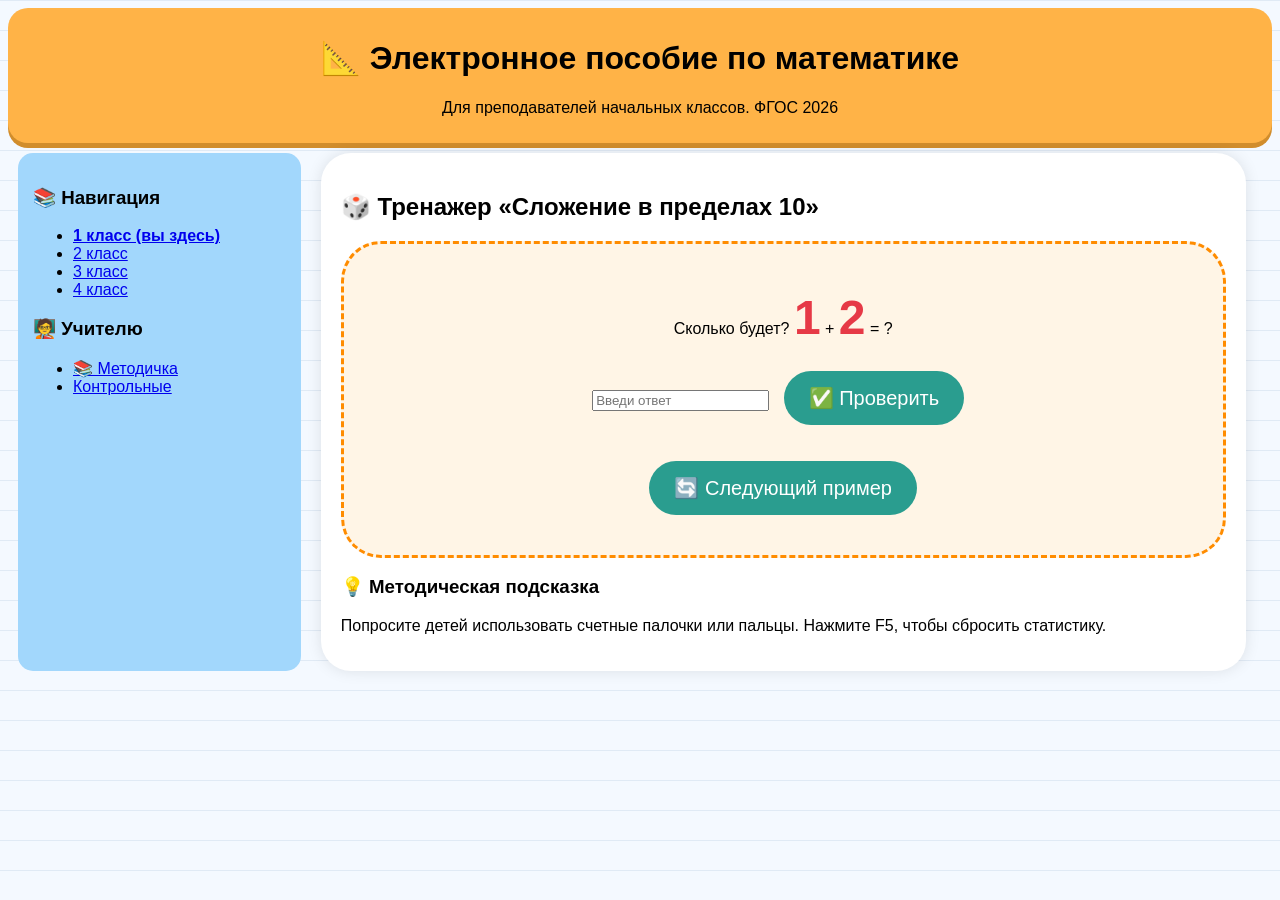
<file: index.html>
<!DOCTYPE html>
<html lang="ru">
<head>
    <meta charset="UTF-8">
    <title>Математика 1-4: Пособие для учителя</title>
    <link rel="stylesheet" href="style.css">
</head>
<body>
    <!-- ШАПКА САЙТА -->
    <header>
        <h1>📐 Электронное пособие по математике</h1>
        <p>Для преподавателей начальных классов. ФГОС 2026</p>
    </header>

    <!-- БОКОВОЕ МЕНЮ (Как оглавление учебника) -->
   <nav>
    <h3>📚 Навигация</h3>
    <ul>
        <li><a href="index.html" style="font-weight: bold;">1 класс (вы здесь)</a></li>
        <li><a href="class2.html">2 класс</a></li>
        <li><a href="class3.html">3 класс</a></li>
        <li><a href="class4.html">4 класс</a></li>
    </ul>
    <h3>🧑‍🏫 Учителю</h3>
    <ul>
        <li><a href="method.html">📚 Методичка</a></li>
        <li><a href="#">Контрольные</a></li>
    </ul>
</nav>

    <!-- ОСНОВНОЙ КОНТЕНТ -->
    <main>
        <h2>🎲 Тренажер «Сложение в пределах 10»</h2>
        <div class="game-box">
            <p>Сколько будет? <span id="num1">3</span> + <span id="num2">2</span> = ?</p>
            <input type="number" id="userAnswer" placeholder="Введи ответ">
            <button id="checkBtn">✅ Проверить</button>
            <p id="resultMessage"></p>
            <button id="nextBtn">🔄 Следующий пример</button>
        </div>

        <!-- Блок с теорией для учителя -->
        <div class="teacher-note">
            <h3>💡 Методическая подсказка</h3>
            <p>Попросите детей использовать счетные палочки или пальцы. Нажмите F5, чтобы сбросить статистику.</p>
        </div>
    </main>

    <script src="script.js"></script>
</body>
</html>
</file>
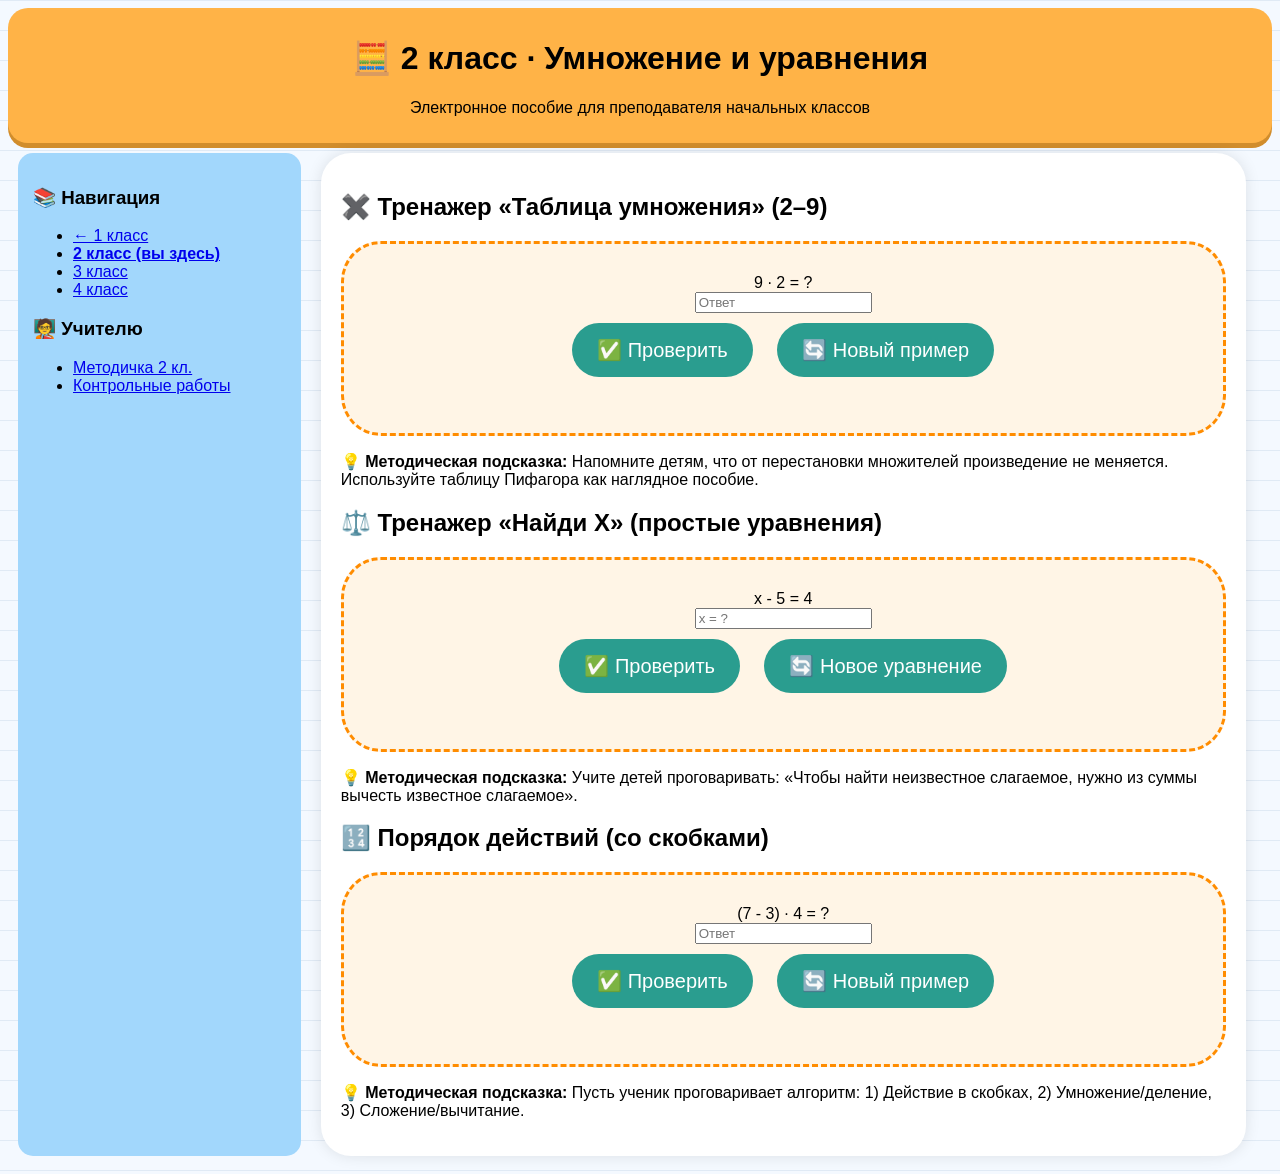
<file: class2.html>
<!DOCTYPE html>
<html lang="ru">
<head>
    <meta charset="UTF-8">
    <title>2 класс · Математика</title>
    <link rel="stylesheet" href="style.css">
</head>
<body>
    <header>
        <h1>🧮 2 класс · Умножение и уравнения</h1>
        <p>Электронное пособие для преподавателя начальных классов</p>
    </header>

    <nav>
        <h3>📚 Навигация</h3>
        <ul>
            <li><a href="index.html">← 1 класс</a></li>
            <li><a href="class2.html" style="font-weight: bold;">2 класс (вы здесь)</a></li>
            <li><a href="class3.html">3 класс</a></li>
            <li><a href="class4.html">4 класс</a></li>
        </ul>
        <h3>🧑‍🏫 Учителю</h3>
        <ul>
            <li><a href="#">Методичка 2 кл.</a></li>
            <li><a href="#">Контрольные работы</a></li>
        </ul>
    </nav>

    <main>
        <!-- ====== ТРЕНАЖЕР 1: ТАБЛИЦА УМНОЖЕНИЯ ====== -->
        <section class="trainer-block">
            <h2>✖️ Тренажер «Таблица умножения» (2–9)</h2>
            <div class="game-box">
                <div class="example-large">
                    <span id="mult1">5</span> · <span id="mult2">3</span> = ?
                </div>
                <input type="number" id="multAnswer" placeholder="Ответ" class="answer-input">
                <div class="button-group">
                    <button id="checkMultBtn">✅ Проверить</button>
                    <button id="nextMultBtn">🔄 Новый пример</button>
                </div>
                <p id="multMessage" class="message"></p>
            </div>
            <div class="teacher-hint">
                <p>💡 <strong>Методическая подсказка:</strong> Напомните детям, что от перестановки множителей произведение не меняется. Используйте таблицу Пифагора как наглядное пособие.</p>
            </div>
        </section>

        <!-- ====== ТРЕНАЖЕР 2: УРАВНЕНИЯ НА СЛОЖЕНИЕ/ВЫЧИТАНИЕ ====== -->
        <section class="trainer-block">
            <h2>⚖️ Тренажер «Найди X» (простые уравнения)</h2>
            <div class="game-box">
                <div class="example-large">
                    <span id="eqText">x + 5 = 12</span>
                </div>
                <input type="number" id="eqAnswer" placeholder="x = ?" class="answer-input">
                <div class="button-group">
                    <button id="checkEqBtn">✅ Проверить</button>
                    <button id="nextEqBtn">🔄 Новое уравнение</button>
                </div>
                <p id="eqMessage" class="message"></p>
            </div>
            <div class="teacher-hint">
                <p>💡 <strong>Методическая подсказка:</strong> Учите детей проговаривать: «Чтобы найти неизвестное слагаемое, нужно из суммы вычесть известное слагаемое».</p>
            </div>
        </section>

        <!-- ====== ТРЕНАЖЕР 3: ПОРЯДОК ДЕЙСТВИЙ ====== -->
        <section class="trainer-block">
            <h2>🔢 Порядок действий (со скобками)</h2>
            <div class="game-box">
                <div class="example-large">
                    <span id="orderText">(2 + 3) · 4 = ?</span>
                </div>
                <input type="number" id="orderAnswer" placeholder="Ответ" class="answer-input">
                <div class="button-group">
                    <button id="checkOrderBtn">✅ Проверить</button>
                    <button id="nextOrderBtn">🔄 Новый пример</button>
                </div>
                <p id="orderMessage" class="message"></p>
            </div>
            <div class="teacher-hint">
                <p>💡 <strong>Методическая подсказка:</strong> Пусть ученик проговаривает алгоритм: 1) Действие в скобках, 2) Умножение/деление, 3) Сложение/вычитание.</p>
            </div>
        </section>
    </main>

    <script src="script2.js"></script>
</body>
</html>
</file>
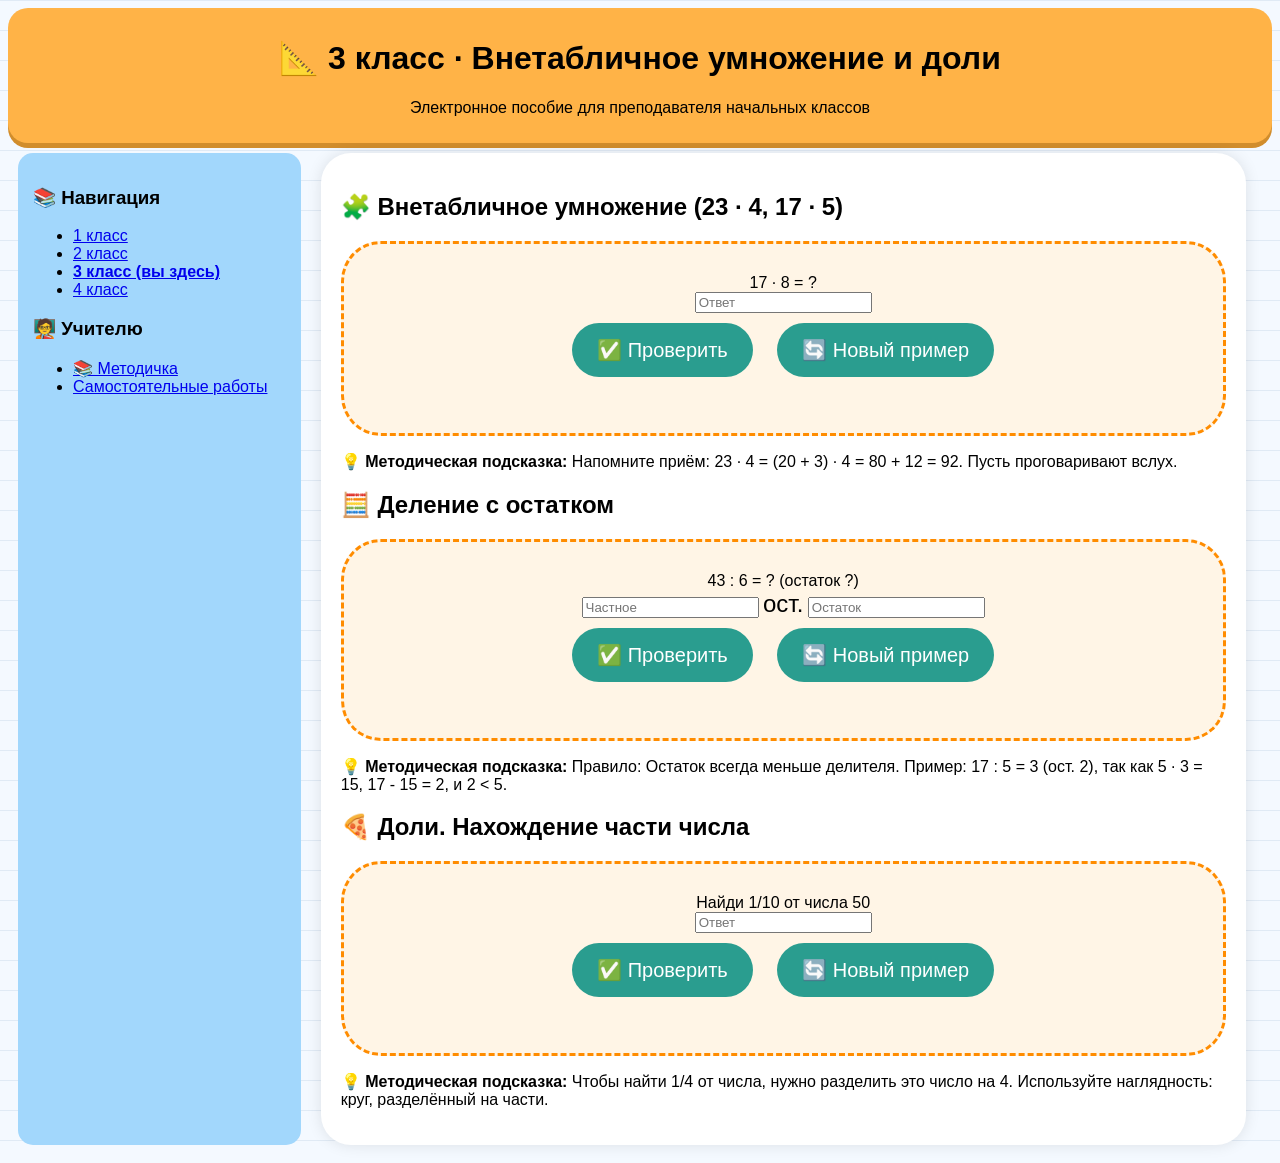
<file: class3.html>
<!DOCTYPE html>
<html lang="ru">
<head>
    <meta charset="UTF-8">
    <title>3 класс · Математика</title>
    <link rel="stylesheet" href="style.css">
</head>
<body>
    <header>
        <h1>📐 3 класс · Внетабличное умножение и доли</h1>
        <p>Электронное пособие для преподавателя начальных классов</p>
    </header>

    <nav>
        <h3>📚 Навигация</h3>
        <ul>
            <li><a href="index.html">1 класс</a></li>
            <li><a href="class2.html">2 класс</a></li>
            <li><a href="class3.html" style="font-weight: bold;">3 класс (вы здесь)</a></li>
            <li><a href="class4.html">4 класс</a></li>
        </ul>
        <h3>🧑‍🏫 Учителю</h3>
        <ul>
            <li><a href="method.html">📚 Методичка</a></li>
            <li><a href="#">Самостоятельные работы</a></li>
        </ul>
    </nav>

    <main>
        <!-- ====== ТРЕНАЖЕР 1: ВНЕТАБЛИЧНОЕ УМНОЖЕНИЕ ====== -->
        <section class="trainer-block">
            <h2>🧩 Внетабличное умножение (23 · 4, 17 · 5)</h2>
            <div class="game-box">
                <div class="example-large">
                    <span id="multOut1">23</span> · <span id="multOut2">4</span> = ?
                </div>
                <input type="number" id="multOutAnswer" placeholder="Ответ" class="answer-input">
                <div class="button-group">
                    <button id="checkMultOutBtn">✅ Проверить</button>
                    <button id="nextMultOutBtn">🔄 Новый пример</button>
                </div>
                <p id="multOutMessage" class="message"></p>
            </div>
            <div class="teacher-hint">
                <p>💡 <strong>Методическая подсказка:</strong> Напомните приём: 23 · 4 = (20 + 3) · 4 = 80 + 12 = 92. Пусть проговаривают вслух.</p>
            </div>
        </section>

        <!-- ====== ТРЕНАЖЕР 2: ДЕЛЕНИЕ С ОСТАТКОМ ====== -->
        <section class="trainer-block">
            <h2>🧮 Деление с остатком</h2>
            <div class="game-box">
                <div class="example-large">
                    <span id="divNum">17</span> : <span id="divDen">5</span> = ? (остаток ?)
                </div>
                <div class="remainder-inputs">
                    <input type="number" id="quotientAnswer" placeholder="Частное" class="answer-input small">
                    <span style="font-size: 24px;">ост.</span>
                    <input type="number" id="remainderAnswer" placeholder="Остаток" class="answer-input small">
                </div>
                <div class="button-group">
                    <button id="checkDivBtn">✅ Проверить</button>
                    <button id="nextDivBtn">🔄 Новый пример</button>
                </div>
                <p id="divMessage" class="message"></p>
            </div>
            <div class="teacher-hint">
                <p>💡 <strong>Методическая подсказка:</strong> Правило: Остаток всегда меньше делителя. Пример: 17 : 5 = 3 (ост. 2), так как 5 · 3 = 15, 17 - 15 = 2, и 2 < 5.</p>
            </div>
        </section>

        <!-- ====== ТРЕНАЖЕР 3: ДОЛИ И ДРОБИ ====== -->
        <section class="trainer-block">
            <h2>🍕 Доли. Нахождение части числа</h2>
            <div class="game-box">
                <div class="example-large">
                    Найди <span id="fractionNum">1/4</span> от числа <span id="wholeNum">20</span>
                </div>
                <input type="number" id="fractionAnswer" placeholder="Ответ" class="answer-input">
                <div class="button-group">
                    <button id="checkFractionBtn">✅ Проверить</button>
                    <button id="nextFractionBtn">🔄 Новый пример</button>
                </div>
                <p id="fractionMessage" class="message"></p>
            </div>
            <div class="teacher-hint">
                <p>💡 <strong>Методическая подсказка:</strong> Чтобы найти 1/4 от числа, нужно разделить это число на 4. Используйте наглядность: круг, разделённый на части.</p>
            </div>
        </section>
    </main>

    <script src="script3.js"></script>
</body>
</html>
</file>
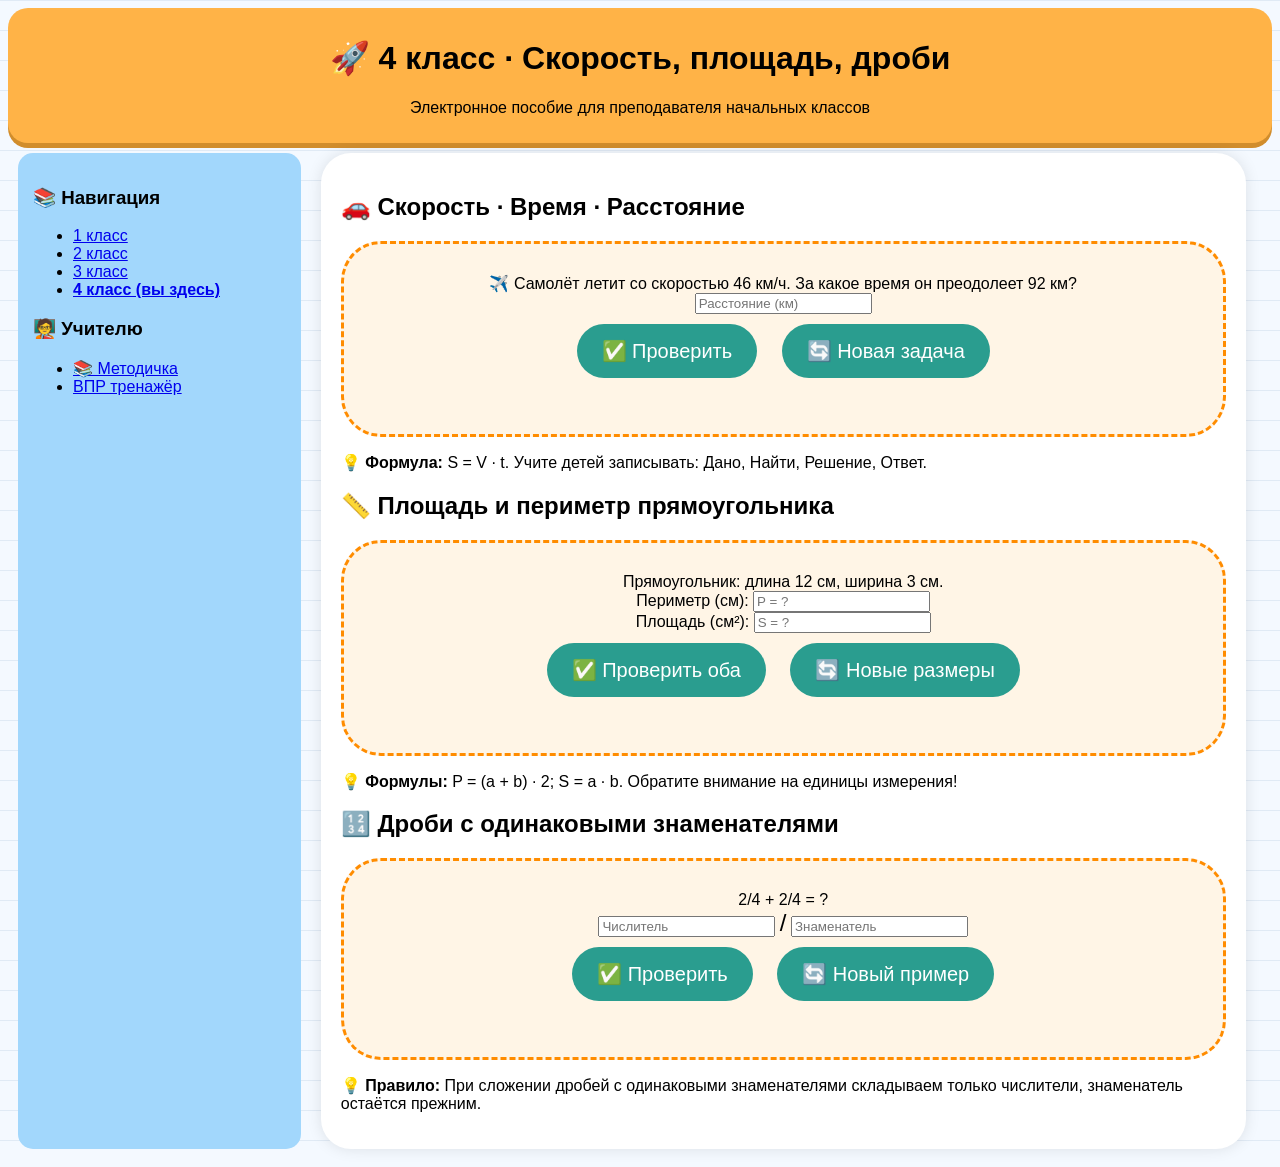
<file: class4.html>
<!DOCTYPE html>
<html lang="ru">
<head>
    <meta charset="UTF-8">
    <title>4 класс · Математика</title>
    <link rel="stylesheet" href="style.css">
</head>
<body>
    <header>
        <h1>🚀 4 класс · Скорость, площадь, дроби</h1>
        <p>Электронное пособие для преподавателя начальных классов</p>
    </header>

    <nav>
        <h3>📚 Навигация</h3>
        <ul>
            <li><a href="index.html">1 класс</a></li>
            <li><a href="class2.html">2 класс</a></li>
            <li><a href="class3.html">3 класс</a></li>
            <li><a href="class4.html" style="font-weight: bold;">4 класс (вы здесь)</a></li>
        </ul>
        <h3>🧑‍🏫 Учителю</h3>
        <ul>
            <li><a href="method.html">📚 Методичка</a></li>
            <li><a href="#">ВПР тренажёр</a></li>
        </ul>
    </nav>

    <main>
        <!-- ====== ТРЕНАЖЕР 1: СКОРОСТЬ, ВРЕМЯ, РАССТОЯНИЕ ====== -->
        <section class="trainer-block">
            <h2>🚗 Скорость · Время · Расстояние</h2>
            <div class="game-box">
                <div class="example-large" id="speedProblem">
                    Машина едет со скоростью 60 км/ч. Какое расстояние она проедет за 3 часа?
                </div>
                <input type="number" id="speedAnswer" placeholder="Расстояние (км)" class="answer-input">
                <div class="button-group">
                    <button id="checkSpeedBtn">✅ Проверить</button>
                    <button id="nextSpeedBtn">🔄 Новая задача</button>
                </div>
                <p id="speedMessage" class="message"></p>
            </div>
            <div class="teacher-hint">
                <p>💡 <strong>Формула:</strong> S = V · t. Учите детей записывать: Дано, Найти, Решение, Ответ.</p>
            </div>
        </section>

        <!-- ====== ТРЕНАЖЕР 2: ПЛОЩАДЬ И ПЕРИМЕТР ====== -->
        <section class="trainer-block">
            <h2>📏 Площадь и периметр прямоугольника</h2>
            <div class="game-box">
                <div class="example-large">
                    Прямоугольник: длина <span id="rectLength">8</span> см, ширина <span id="rectWidth">5</span> см.
                </div>
                <div class="area-perimeter">
                    <div class="input-row">
                        <label>Периметр (см):</label>
                        <input type="number" id="perimeterAnswer" placeholder="P = ?" class="answer-input small">
                    </div>
                    <div class="input-row">
                        <label>Площадь (см²):</label>
                        <input type="number" id="areaAnswer" placeholder="S = ?" class="answer-input small">
                    </div>
                </div>
                <div class="button-group">
                    <button id="checkRectBtn">✅ Проверить оба</button>
                    <button id="nextRectBtn">🔄 Новые размеры</button>
                </div>
                <p id="rectMessage" class="message"></p>
            </div>
            <div class="teacher-hint">
                <p>💡 <strong>Формулы:</strong> P = (a + b) · 2; S = a · b. Обратите внимание на единицы измерения!</p>
            </div>
        </section>

        <!-- ====== ТРЕНАЖЕР 3: ДРОБИ (СЛОЖЕНИЕ И СРАВНЕНИЕ) ====== -->
        <section class="trainer-block">
            <h2>🔢 Дроби с одинаковыми знаменателями</h2>
            <div class="game-box">
                <div class="example-large">
                    <span id="frac1">3/8</span> + <span id="frac2">2/8</span> = ?
                </div>
                <div class="fraction-inputs">
                    <input type="number" id="fracNumAnswer" placeholder="Числитель" class="answer-input small">
                    <span style="font-size: 24px;">/</span>
                    <input type="number" id="fracDenAnswer" placeholder="Знаменатель" class="answer-input small">
                </div>
                <div class="button-group">
                    <button id="checkFracBtn">✅ Проверить</button>
                    <button id="nextFracBtn">🔄 Новый пример</button>
                </div>
                <p id="fracMessage" class="message"></p>
            </div>
            <div class="teacher-hint">
                <p>💡 <strong>Правило:</strong> При сложении дробей с одинаковыми знаменателями складываем только числители, знаменатель остаётся прежним.</p>
            </div>
        </section>
    </main>

    <script src="script4.js"></script>
</body>
</html>
</file>
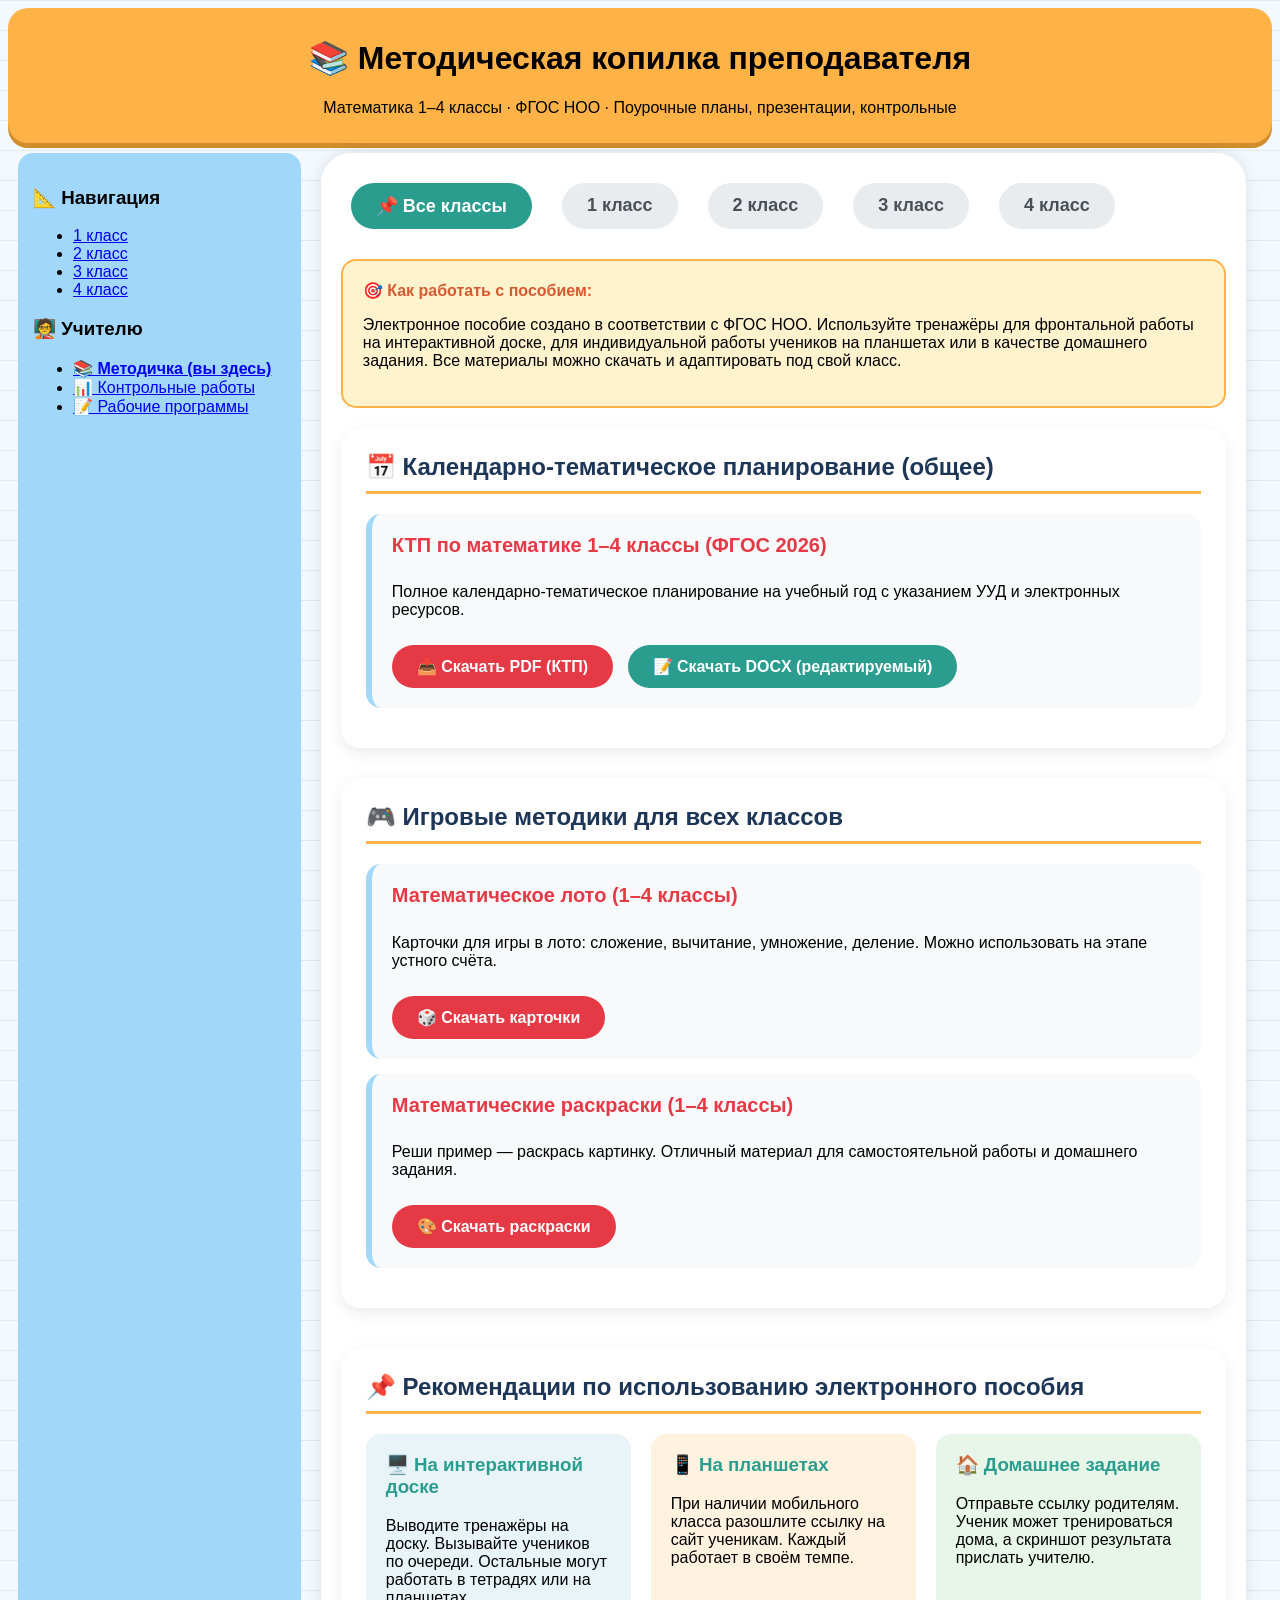
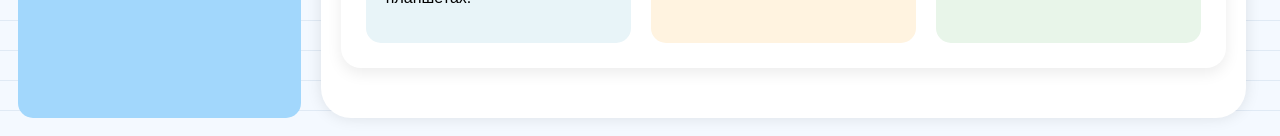
<file: method.html>
<!DOCTYPE html>
<html lang="ru">
<head>
    <meta charset="UTF-8">
    <title>Методическая копилка · Математика 1–4</title>
    <link rel="stylesheet" href="style.css">
    <style>
        /* Дополнительные стили специально для страницы методички */
        .method-section {
            background: white;
            border-radius: 20px;
            padding: 25px;
            margin-bottom: 30px;
            box-shadow: 0 5px 15px rgba(0,0,0,0.08);
        }
        
        .method-section h2 {
            color: #1d3557;
            border-bottom: 3px solid #ffb347;
            padding-bottom: 10px;
            margin-top: 0;
        }
        
        .method-section h3 {
            color: #2a9d8f;
            margin-top: 25px;
        }
        
        .method-card {
            background: #f8f9fa;
            border-radius: 15px;
            padding: 20px;
            margin: 15px 0;
            border-left: 6px solid #a2d7fc;
        }
        
        .method-card h4 {
            margin-top: 0;
            color: #e63946;
            font-size: 20px;
        }
        
        .download-link {
            display: inline-block;
            background: #2a9d8f;
            color: white;
            padding: 12px 25px;
            border-radius: 50px;
            text-decoration: none;
            margin: 10px 10px 0 0;
            font-weight: bold;
            transition: all 0.2s;
        }
        
        .download-link:hover {
            background: #21867a;
            transform: translateY(-2px);
            box-shadow: 0 5px 10px rgba(0,0,0,0.1);
        }
        
        .download-link.pdf {
            background: #e63946;
        }
        
        .download-link.pdf:hover {
            background: #c1121f;
        }
        
        .download-link.pptx {
            background: #d65a31;
        }
        
        .download-link.pptx:hover {
            background: #bc4a25;
        }
        
        .important-note {
            background: #fff3cd;
            border: 2px solid #ffb347;
            border-radius: 15px;
            padding: 20px;
            margin: 20px 0;
        }
        
        .important-note strong {
            color: #d65a31;
        }
        
        .tabs {
            display: flex;
            gap: 10px;
            margin-bottom: 20px;
            flex-wrap: wrap;
        }
        
        .tab-btn {
            background: #e9ecef;
            border: none;
            padding: 12px 25px;
            border-radius: 50px;
            font-size: 18px;
            cursor: pointer;
            transition: all 0.2s;
            font-weight: bold;
            color: #495057;
        }
        
        .tab-btn:hover {
            background: #a2d7fc;
            color: #1d3557;
        }
        
        .tab-btn.active {
            background: #2a9d8f;
            color: white;
        }
        
        .tab-content {
            display: none;
        }
        
        .tab-content.active {
            display: block;
        }
        
        .fgos-badge {
            background: #1d3557;
            color: white;
            padding: 5px 15px;
            border-radius: 30px;
            font-size: 14px;
            display: inline-block;
            margin-left: 15px;
        }
        
        .plan-list {
            list-style-type: none;
            padding: 0;
        }
        
        .plan-list li {
            padding: 10px 0;
            border-bottom: 1px dashed #ccc;
        }
        
        .plan-list li:last-child {
            border-bottom: none;
        }
        
        .plan-list li::before {
            content: "📋 ";
            margin-right: 10px;
        }
    </style>
</head>
<body>
    <header>
        <h1>📚 Методическая копилка преподавателя</h1>
        <p>Математика 1–4 классы · ФГОС НОО · Поурочные планы, презентации, контрольные</p>
    </header>

    <nav>
        <h3>📐 Навигация</h3>
        <ul>
            <li><a href="index.html">1 класс</a></li>
            <li><a href="class2.html">2 класс</a></li>
            <li><a href="class3.html">3 класс</a></li>
            <li><a href="class4.html">4 класс</a></li>
        </ul>
        <h3>🧑‍🏫 Учителю</h3>
        <ul>
            <li><a href="method.html" style="font-weight: bold;">📚 Методичка (вы здесь)</a></li>
            <li><a href="#">📊 Контрольные работы</a></li>
            <li><a href="#">📝 Рабочие программы</a></li>
        </ul>
    </nav>

    <main>
        <!-- Вкладки по классам для удобства -->
        <div class="tabs">
            <button class="tab-btn active" onclick="showTab('all')">📌 Все классы</button>
            <button class="tab-btn" onclick="showTab('class1')">1 класс</button>
            <button class="tab-btn" onclick="showTab('class2')">2 класс</button>
            <button class="tab-btn" onclick="showTab('class3')">3 класс</button>
            <button class="tab-btn" onclick="showTab('class4')">4 класс</button>
        </div>

        <!-- ====== ВКЛАДКА: ВСЕ КЛАССЫ ====== -->
        <div id="tab-all" class="tab-content active">
            <div class="important-note">
                <strong>🎯 Как работать с пособием:</strong> 
                <p>Электронное пособие создано в соответствии с ФГОС НОО. Используйте тренажёры для фронтальной работы на интерактивной доске, для индивидуальной работы учеников на планшетах или в качестве домашнего задания. Все материалы можно скачать и адаптировать под свой класс.</p>
            </div>

            <div class="method-section">
                <h2>📅 Календарно-тематическое планирование (общее)</h2>
                <div class="method-card">
                    <h4>КТП по математике 1–4 классы (ФГОС 2026)</h4>
                    <p>Полное календарно-тематическое планирование на учебный год с указанием УУД и электронных ресурсов.</p>
                    <a href="#" class="download-link pdf" onclick="alert('Демо-режим: здесь будет скачивание PDF файла с КТП')">📥 Скачать PDF (КТП)</a>
                    <a href="#" class="download-link" onclick="alert('Демо-режим: здесь будет скачивание DOCX файла для редактирования')">📝 Скачать DOCX (редактируемый)</a>
                </div>
            </div>

            <div class="method-section">
                <h2>🎮 Игровые методики для всех классов</h2>
                <div class="method-card">
                    <h4>Математическое лото (1–4 классы)</h4>
                    <p>Карточки для игры в лото: сложение, вычитание, умножение, деление. Можно использовать на этапе устного счёта.</p>
                    <a href="#" class="download-link pdf" onclick="alert('Скачивание карточек для лото')">🎲 Скачать карточки</a>
                </div>
                <div class="method-card">
                    <h4>Математические раскраски (1–4 классы)</h4>
                    <p>Реши пример — раскрась картинку. Отличный материал для самостоятельной работы и домашнего задания.</p>
                    <a href="#" class="download-link pdf" onclick="alert('Скачивание раскрасок')">🎨 Скачать раскраски</a>
                </div>
            </div>
        </div>

        <!-- ====== ВКЛАДКА: 1 КЛАСС ====== -->
        <div id="tab-class1" class="tab-content">
            <div class="method-section">
                <h2>1️⃣ 1 класс <span class="fgos-badge">ФГОС</span></h2>
                
                <h3>📖 Поурочные планы</h3>
                <div class="method-card">
                    <h4>Раздел «Числа от 1 до 10. Нумерация» (28 часов)</h4>
                    <ul class="plan-list">
                        <li>Урок 1. Счёт предметов. Один, два, три... <a href="#" onclick="alert('План урока 1')">📄 Скачать</a></li>
                        <li>Урок 2. Пространственные представления (вверху, внизу, слева, справа) <a href="#" onclick="alert('План урока 2')">📄 Скачать</a></li>
                        <li>Урок 3. Временные представления (раньше, позже, сначала, потом) <a href="#" onclick="alert('План урока 3')">📄 Скачать</a></li>
                        <li>Урок 4. Сравнение групп предметов. «Столько же», «больше», «меньше» <a href="#" onclick="alert('План урока 4')">📄 Скачать</a></li>
                    </ul>
                    <a href="#" class="download-link pdf" style="margin-top: 15px;">📥 Скачать все планы (1 четв.)</a>
                </div>

                <div class="method-card">
                    <h4>Раздел «Сложение и вычитание в пределах 10» (54 часа)</h4>
                    <ul class="plan-list">
                        <li>Урок 1. Сложение и вычитание вида □ + 1, □ – 1 <a href="#">📄 Скачать</a></li>
                        <li>Урок 2. Прибавление и вычитание числа 2 <a href="#">📄 Скачать</a></li>
                        <li>Урок 3. Слагаемые. Сумма <a href="#">📄 Скачать</a></li>
                        <li>Урок 4. Задача. Структура задачи <a href="#">📄 Скачать</a></li>
                        <li>Урок 5. Таблица сложения в пределах 10 <a href="#">📄 Скачать</a></li>
                    </ul>
                    <a href="#" class="download-link pdf" style="margin-top: 15px;">📥 Скачать все планы (2 четв.)</a>
                </div>

                <h3>🎬 Презентации к урокам</h3>
                <div class="method-card">
                    <h4>Презентация «Состав числа 5»</h4>
                    <p>Красочная презентация с анимацией для изучения состава числа 5. Включает домики для чисел.</p>
                    <a href="#" class="download-link pptx">📊 Скачать PPTX</a>
                    <a href="#" class="download-link pdf">📄 Скачать PDF</a>
                </div>
                <div class="method-card">
                    <h4>Презентация «Компоненты сложения»</h4>
                    <p>Знакомство с терминами «слагаемое», «сумма». Наглядные примеры.</p>
                    <a href="#" class="download-link pptx">📊 Скачать PPTX</a>
                </div>

                <h3>📝 Контрольные и проверочные работы</h3>
                <div class="method-card">
                    <h4>Входная диагностическая работа</h4>
                    <p>Проверка готовности к обучению математике в 1 классе.</p>
                    <a href="#" class="download-link pdf">📥 Скачать (2 варианта)</a>
                </div>
                <div class="method-card">
                    <h4>Контрольная работа №1 «Числа от 1 до 10. Нумерация»</h4>
                    <a href="#" class="download-link pdf">📥 Скачать (2 варианта)</a>
                </div>
            </div>
        </div>

        <!-- ====== ВКЛАДКА: 2 КЛАСС ====== -->
        <div id="tab-class2" class="tab-content">
            <div class="method-section">
                <h2>2️⃣ 2 класс <span class="fgos-badge">ФГОС</span></h2>
                
                <h3>📖 Поурочные планы</h3>
                <div class="method-card">
                    <h4>Раздел «Табличное умножение и деление» (36 часов)</h4>
                    <ul class="plan-list">
                        <li>Урок 1. Конкретный смысл действия умножения <a href="#">📄 Скачать</a></li>
                        <li>Урок 2. Переместительное свойство умножения <a href="#">📄 Скачать</a></li>
                        <li>Урок 3. Умножение на 2. Таблица умножения на 2 <a href="#">📄 Скачать</a></li>
                        <li>Урок 4. Деление. Конкретный смысл деления <a href="#">📄 Скачать</a></li>
                        <li>Урок 5. Умножение и деление с числом 3 <a href="#">📄 Скачать</a></li>
                    </ul>
                </div>

                <div class="method-card">
                    <h4>Раздел «Уравнения» (10 часов)</h4>
                    <ul class="plan-list">
                        <li>Урок 1. Уравнение. Решение уравнений методом подбора <a href="#">📄 Скачать</a></li>
                        <li>Урок 2. Решение уравнений на сложение и вычитание <a href="#">📄 Скачать</a></li>
                    </ul>
                </div>

                <h3>🎬 Презентации к урокам</h3>
                <div class="method-card">
                    <h4>Презентация «Таблица умножения на 2 и 3»</h4>
                    <p>Весёлые стихи и картинки для запоминания таблицы умножения.</p>
                    <a href="#" class="download-link pptx">📊 Скачать PPTX</a>
                </div>
                <div class="method-card">
                    <h4>Презентация «Решение уравнений»</h4>
                    <p>Алгоритм решения уравнений. Правила нахождения неизвестного компонента.</p>
                    <a href="#" class="download-link pptx">📊 Скачать PPTX</a>
                </div>

                <h3>📝 Контрольные работы</h3>
                <div class="method-card">
                    <h4>Контрольная работа «Умножение и деление на 2 и 3»</h4>
                    <a href="#" class="download-link pdf">📥 Скачать (2 варианта)</a>
                </div>
            </div>
        </div>

        <!-- ====== ВКЛАДКА: 3 КЛАСС ====== -->
        <div id="tab-class3" class="tab-content">
            <div class="method-section">
                <h2>3️⃣ 3 класс <span class="fgos-badge">ФГОС</span></h2>
                
                <h3>📖 Поурочные планы</h3>
                <div class="method-card">
                    <h4>Раздел «Внетабличное умножение и деление» (28 часов)</h4>
                    <ul class="plan-list">
                        <li>Урок 1. Приёмы умножения для случаев вида 23·4, 4·23 <a href="#">📄 Скачать</a></li>
                        <li>Урок 2. Деление вида 69:3, 78:2 <a href="#">📄 Скачать</a></li>
                        <li>Урок 3. Деление с остатком. Приёмы нахождения частного и остатка <a href="#">📄 Скачать</a></li>
                    </ul>
                </div>

                <div class="method-card">
                    <h4>Раздел «Доли» (10 часов)</h4>
                    <ul class="plan-list">
                        <li>Урок 1. Доли. Образование и сравнение долей <a href="#">📄 Скачать</a></li>
                        <li>Урок 2. Нахождение доли числа <a href="#">📄 Скачать</a></li>
                        <li>Урок 3. Нахождение числа по его доле <a href="#">📄 Скачать</a></li>
                    </ul>
                </div>

                <h3>🎬 Презентации</h3>
                <div class="method-card">
                    <h4>Презентация «Деление с остатком»</h4>
                    <p>Наглядное объяснение темы. Проверка деления с остатком.</p>
                    <a href="#" class="download-link pptx">📊 Скачать PPTX</a>
                </div>
                <div class="method-card">
                    <h4>Презентация «Доли и дроби»</h4>
                    <p>Знакомство с понятием доли. Практические задания с кругом и полоской.</p>
                    <a href="#" class="download-link pptx">📊 Скачать PPTX</a>
                </div>

                <h3>📝 Контрольные работы</h3>
                <div class="method-card">
                    <h4>Контрольная работа «Внетабличное умножение и деление»</h4>
                    <a href="#" class="download-link pdf">📥 Скачать (2 варианта)</a>
                </div>
            </div>
        </div>

        <!-- ====== ВКЛАДКА: 4 КЛАСС ====== -->
        <div id="tab-class4" class="tab-content">
            <div class="method-section">
                <h2>4️⃣ 4 класс <span class="fgos-badge">ФГОС</span></h2>
                
                <h3>📖 Поурочные планы</h3>
                <div class="method-card">
                    <h4>Раздел «Скорость, время, расстояние» (12 часов)</h4>
                    <ul class="plan-list">
                        <li>Урок 1. Скорость. Единицы скорости <a href="#">📄 Скачать</a></li>
                        <li>Урок 2. Взаимосвязь между скоростью, временем и расстоянием <a href="#">📄 Скачать</a></li>
                        <li>Урок 3. Решение задач на движение <a href="#">📄 Скачать</a></li>
                    </ul>
                </div>

                <div class="method-card">
                    <h4>Раздел «Площадь и периметр» (14 часов)</h4>
                    <ul class="plan-list">
                        <li>Урок 1. Площадь. Единицы площади <a href="#">📄 Скачать</a></li>
                        <li>Урок 2. Площадь прямоугольника <a href="#">📄 Скачать</a></li>
                        <li>Урок 3. Решение задач на нахождение площади и периметра <a href="#">📄 Скачать</a></li>
                    </ul>
                </div>

                <h3>🎬 Презентации</h3>
                <div class="method-card">
                    <h4>Презентация «Задачи на движение»</h4>
                    <p>Все типы задач на движение. Формулы и схемы.</p>
                    <a href="#" class="download-link pptx">📊 Скачать PPTX</a>
                </div>
                <div class="method-card">
                    <h4>Презентация «Площадь прямоугольника»</h4>
                    <p>Вывод формулы площади. Палетка. Единицы площади.</p>
                    <a href="#" class="download-link pptx">📊 Скачать PPTX</a>
                </div>

                <h3>📝 Контрольные работы</h3>
                <div class="method-card">
                    <h4>Контрольная работа «Задачи на движение»</h4>
                    <a href="#" class="download-link pdf">📥 Скачать (2 варианта)</a>
                </div>
                <div class="method-card">
                    <h4>Тренировочные задания ВПР по математике</h4>
                    <p>Типовые задания для подготовки к Всероссийской проверочной работе.</p>
                    <a href="#" class="download-link pdf">📥 Скачать (10 вариантов)</a>
                </div>
            </div>
        </div>

        <!-- Общая информация внизу -->
        <div class="method-section" style="margin-top: 40px;">
            <h2>📌 Рекомендации по использованию электронного пособия</h2>
            <div style="display: grid; grid-template-columns: repeat(auto-fit, minmax(250px, 1fr)); gap: 20px;">
                <div style="background: #e8f4f8; padding: 20px; border-radius: 15px;">
                    <h3 style="margin-top: 0;">🖥️ На интерактивной доске</h3>
                    <p>Выводите тренажёры на доску. Вызывайте учеников по очереди. Остальные могут работать в тетрадях или на планшетах.</p>
                </div>
                <div style="background: #fff3e0; padding: 20px; border-radius: 15px;">
                    <h3 style="margin-top: 0;">📱 На планшетах</h3>
                    <p>При наличии мобильного класса разошлите ссылку на сайт ученикам. Каждый работает в своём темпе.</p>
                </div>
                <div style="background: #e8f5e9; padding: 20px; border-radius: 15px;">
                    <h3 style="margin-top: 0;">🏠 Домашнее задание</h3>
                    <p>Отправьте ссылку родителям. Ученик может тренироваться дома, а скриншот результата прислать учителю.</p>
                </div>
            </div>
        </div>
    </main>

    <script>
        // Функция переключения вкладок
        function showTab(tabId) {
            // Скрываем все вкладки
            const tabs = document.querySelectorAll('.tab-content');
            tabs.forEach(tab => {
                tab.classList.remove('active');
            });
            
            // Показываем выбранную
            document.getElementById('tab-' + tabId).classList.add('active');
            
            // Обновляем активную кнопку
            const buttons = document.querySelectorAll('.tab-btn');
            buttons.forEach(btn => {
                btn.classList.remove('active');
            });
            
            // Находим нажатую кнопку по тексту и делаем активной
            const clickedButton = Array.from(buttons).find(btn => 
                btn.textContent.includes(tabId === 'all' ? 'Все классы' : 
                tabId === 'class1' ? '1 класс' : 
                tabId === 'class2' ? '2 класс' : 
                tabId === 'class3' ? '3 класс' : '4 класс')
            );
            if (clickedButton) clickedButton.classList.add('active');
        }
        
        // Обработчики для кнопок-заглушек скачивания (можно заменить на реальные ссылки позже)
        document.addEventListener('DOMContentLoaded', function() {
            // Здесь можно добавить реальные пути к файлам, когда они будут готовы
            console.log('Методическая копилка загружена. Чтобы добавить реальные файлы, замените alert в onclick на ссылки.');
        });
    </script>
</body>
</html>
</file>
<file: style.css>
/* Фон как тетрадный лист */
body {
    background-color: #f4f9ff;
    background-image: linear-gradient(#e0eaf5 1px, transparent 1px);
    background-size: 100% 30px;
    font-family: 'Comic Sans MS', 'Arial', sans-serif;
    display: flex;
    flex-wrap: wrap;
}

header {
    width: 100%;
    background-color: #ffb347;
    padding: 10px;
    text-align: center;
    border-radius: 20px;
    box-shadow: 0 5px 0 #d18d2c;
}

nav {
    width: 20%;
    background: #a2d7fc;
    padding: 15px;
    margin: 10px;
    border-radius: 15px;
}

main {
    width: 70%;
    background: white;
    padding: 20px;
    margin: 10px;
    border-radius: 30px;
    box-shadow: 0 0 15px rgba(0,0,0,0.1);
}

.game-box {
    background: #fff5e6;
    padding: 30px;
    text-align: center;
    border: 3px dashed #ff8c00;
    border-radius: 40px;
}

#num1, #num2 {
    font-size: 48px;
    font-weight: bold;
    color: #e63946;
}

button {
    background-color: #2a9d8f;
    color: white;
    border: none;
    padding: 15px 25px;
    font-size: 20px;
    border-radius: 50px;
    cursor: pointer;
    margin: 10px;
}

button:hover {
    background-color: #21867a;
    transform: scale(1.05);
}
</file>
